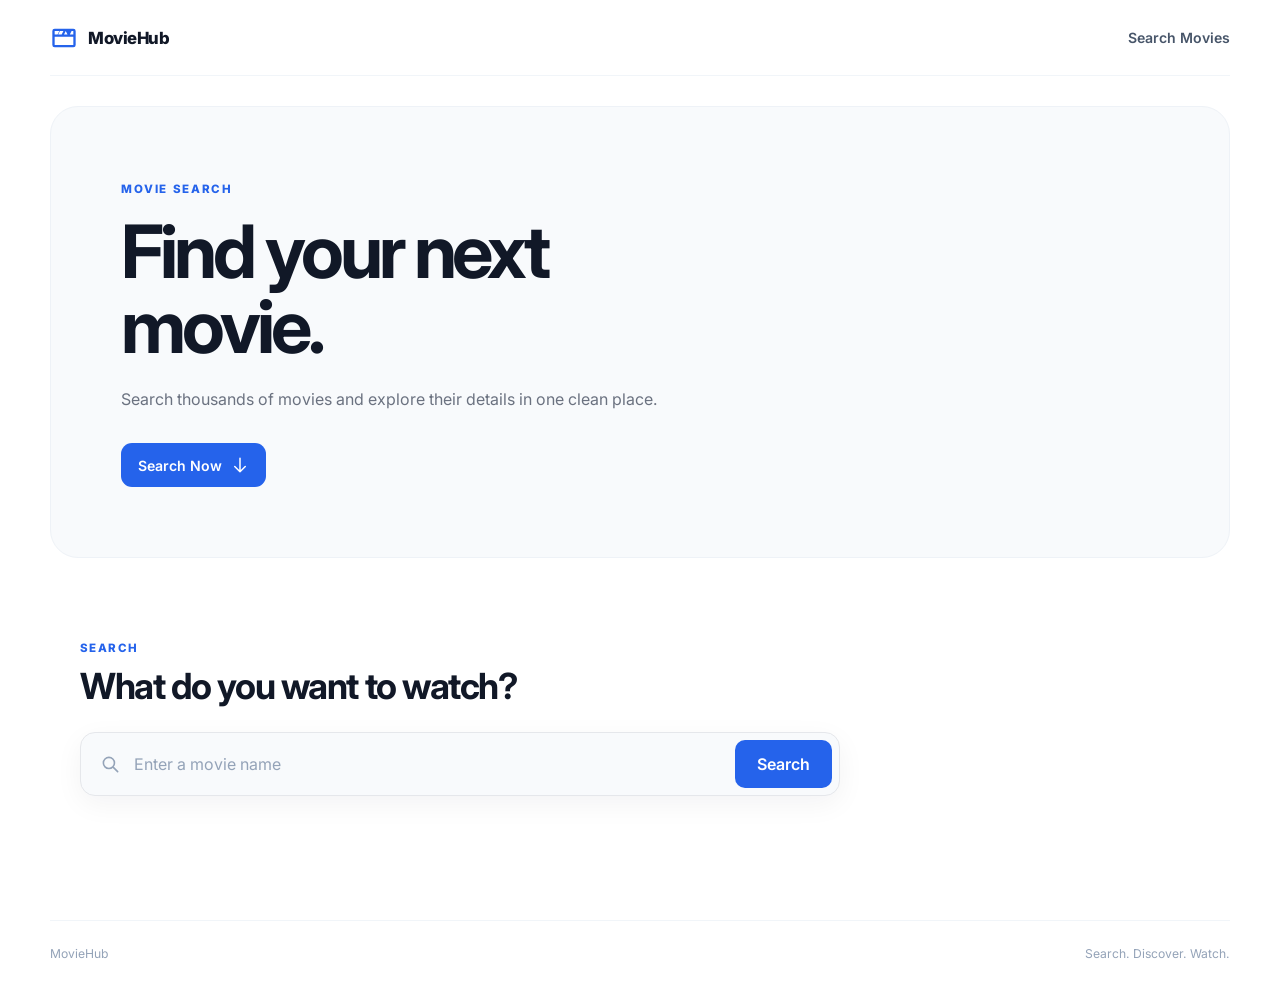
<file: index.html>
<!-- <!DOCTYPE html>
<html lang="en">
<head>
    <meta charset="UTF-8">
    <meta name="viewport" content="width=device-width, initial-scale=1.0">
    <title>MovieHub</title>
</head>
<body>
    <h1>MovieHub</h1>

    <form action="" id="form">
        <input type="text" id="input" placeholder="Enter a movie name">
        <button>show movies</button>
    </form>

    <div id="movieList">
       
    </div>

    <script src="script.js"></script>
</body>
</html> -->

<!DOCTYPE html>
<html lang="en">
<head>
    <meta charset="UTF-8">
    <meta name="viewport" content="width=device-width, initial-scale=1.0">

    <title>MovieHub</title>

    <link rel="stylesheet" href="style.css">
</head>

<body class="home-page">

    <!-- ================= HEADER ================= -->

    <header class="site-header">

        <a href="index.html" class="brand" aria-label="MovieHub home">

            <svg
                class="brand-icon"
                fill="currentColor"
                viewBox="0 0 24 24"
                aria-hidden="true"
            >
                <path d="M4 4h16a2 2 0 012 2v12a2 2 0 01-2 2H4a2 2 0 01-2-2V6a2 2 0 012-2zm0 2v3h2.5l1.5-3H4zm4.5 0l-1.5 3h3l1.5-3H8.5zm5 0l-1.5 3h3l-1.5-3h-3zm5 0l-1.5 3H20V6h-1.5zM4 11v7h16v-7H4z"/>
            </svg>

            <span>MovieHub</span>

        </a>


        <a href="#form" class="header-search-link">
            Search Movies
        </a>

    </header>


    <!-- ================= MAIN ================= -->

    <main>

        <!-- ================= HERO ================= -->

        <section class="hero">

            <div class="hero-content">

                <span class="eyebrow">
                    MOVIE SEARCH
                </span>

                <h1>
                    Find your next movie.
                </h1>

                <p>
                    Search thousands of movies and explore their details
                    in one clean place.
                </p>

                <a href="#form" class="hero-cta">

                    Search Now

                    <svg
                        fill="none"
                        stroke="currentColor"
                        stroke-width="2"
                        viewBox="0 0 24 24"
                        aria-hidden="true"
                    >
                        <path
                            stroke-linecap="round"
                            stroke-linejoin="round"
                            d="M19 14l-7 7m0 0l-7-7m7 7V3"
                        />
                    </svg>

                </a>

            </div>

        </section>


        <!-- ================= SEARCH SECTION ================= -->

        <section class="search-section" aria-label="Movie search">

            <div class="section-heading">

                <span>
                    Search
                </span>

                <h2>
                    What do you want to watch?
                </h2>

            </div>


            <!-- IMPORTANT:
                 id="form" SAME hai
                 JS ko touch nahi kiya
            -->

            <form action="" id="form">

                <div class="search-input-wrap">

                    <svg
                        fill="none"
                        stroke="currentColor"
                        stroke-width="2"
                        viewBox="0 0 24 24"
                        aria-hidden="true"
                    >
                        <path
                            stroke-linecap="round"
                            stroke-linejoin="round"
                            d="M21 21l-6-6m2-5a7 7 0 11-14 0 7 7 0 0114 0z"
                        />
                    </svg>

                    <!-- IMPORTANT:
                         id="input" SAME hai
                    -->

                    <input
                        type="text"
                        id="input"
                        placeholder="Enter a movie name"
                        autocomplete="off"
                    >

                </div>


                <button type="submit">
                    Search
                </button>

            </form>


            <!-- IMPORTANT:
                 id="movieList" SAME hai
                 JS isi ke andar movie cards banayega
            -->

            <div id="movieList"></div>

        </section>

    </main>


    <!-- ================= FOOTER ================= -->

    <footer class="site-footer">

        <span>
            MovieHub
        </span>

        <span>
            Search. Discover. Watch.
        </span>

    </footer>


    <!-- ================= EXISTING JS ================= -->

    <script src="script.js"></script>

</body>
</html>
</file>
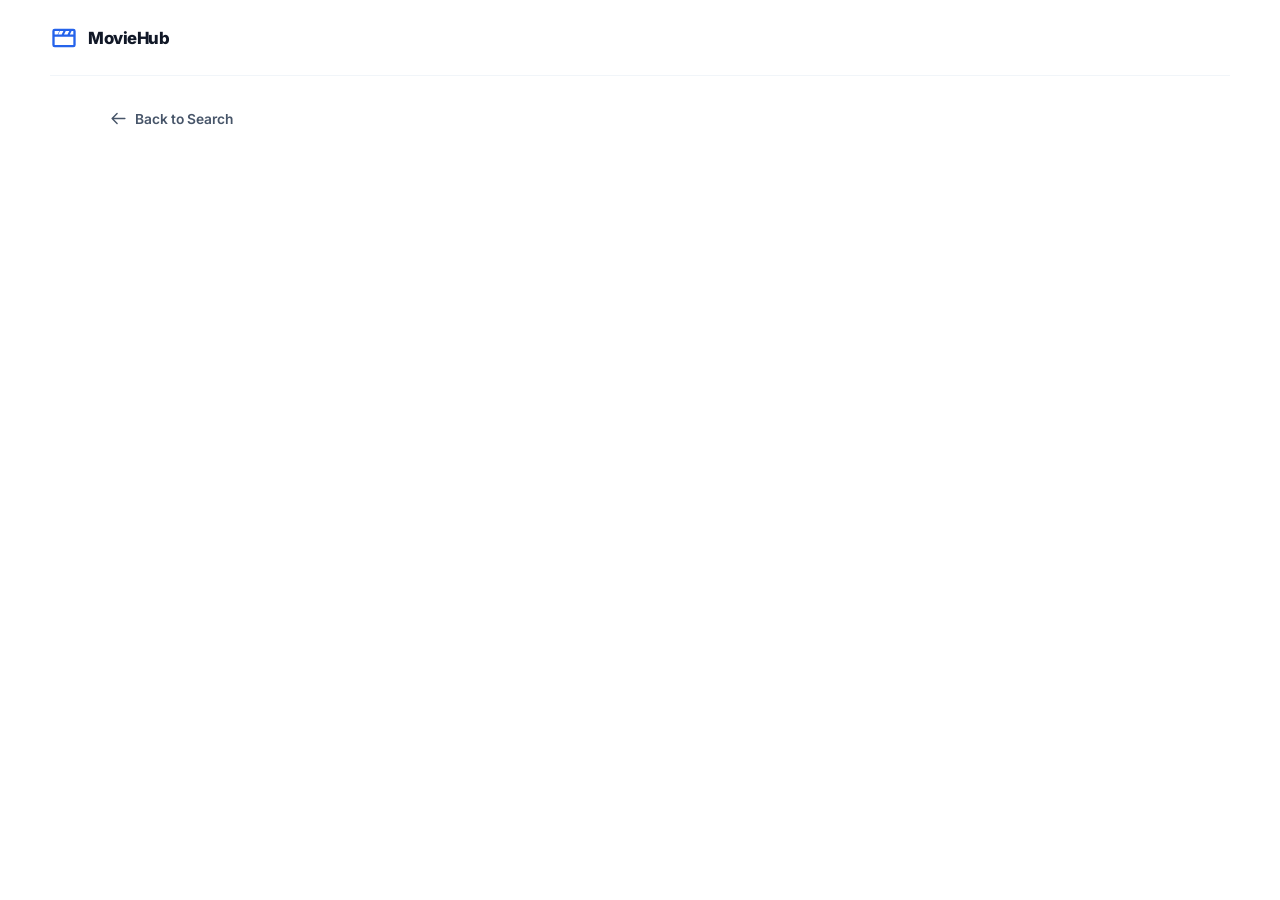
<file: movieDetails.html>
<!DOCTYPE html>
<html lang="en">
<head>
    <meta charset="UTF-8">
    <meta name="viewport" content="width=device-width, initial-scale=1.0">
    <title>Movie Details</title>
</head>
<!-- <body>
    <h1>Movie Detail</h1>

    <div id="movieDetail">
     
    </div>
    <script src="movieDetails.js"></script>
</body>
</html> -->


<!DOCTYPE html>
<html lang="en">
<head>

    <meta charset="UTF-8">

    <meta
        name="viewport"
        content="width=device-width, initial-scale=1.0"
    >

    <title>Movie Details</title>

    <link rel="stylesheet" href="style.css">

</head>


<body class="details-page">


    <!-- ================= HEADER ================= -->

    <header class="site-header">

        <a
            href="index.html"
            class="brand"
            aria-label="MovieHub home"
        >

            <svg
                class="brand-icon"
                fill="currentColor"
                viewBox="0 0 24 24"
                aria-hidden="true"
            >

                <path d="M4 4h16a2 2 0 012 2v12a2 2 0 01-2 2H4a2 2 0 01-2-2V6a2 2 0 012-2zm0 2v3h2.5l1.5-3H4zm4.5 0l-1.5 3h3l1.5-3H8.5zm5 0l-1.5 3h3l1.5-3h-3zm5 0l-1.5 3H20V6h-1.5zM4 11v7h16v-7H4z"/>

            </svg>

            <span>
                MovieHub
            </span>

        </a>

    </header>


    <!-- ================= MAIN ================= -->

    <main>

        <div class="details-shell">


            <!-- BACK BUTTON -->

            <a
                href="index.html"
                class="back-link"
            >

                <svg
                    fill="none"
                    stroke="currentColor"
                    stroke-width="2"
                    viewBox="0 0 24 24"
                    aria-hidden="true"
                >

                    <path
                        stroke-linecap="round"
                        stroke-linejoin="round"
                        d="M10 19l-7-7m0 0l7-7m-7 7h18"
                    />

                </svg>

                Back to Search

            </a>


            <!-- IMPORTANT:
                 id="movieDetail" SAME hai.
                 movieDetails.js isi ke andar
                 movie information insert karega.
            -->

            <div id="movieDetail"></div>

        </div>

    </main>


    <!-- ================= EXISTING JS ================= -->

    <script src="movieDetails.js"></script>

</body>
</html>
</file>
<file: style.css>
/* =========================================================
   MOVIEHUB
   MAIN UI STYLES
   ========================================================= */


/* =========================================================
   1. GLOBAL
   ========================================================= */

@import url('https://fonts.googleapis.com/css2?family=Inter:wght@400;500;600;700;800&display=swap');


:root {

    --blue: #2563eb;

    --blue-dark: #1d4ed8;

    --blue-soft: #eff6ff;

    --text: #111827;

    --muted: #6b7280;

    --border: #e5e7eb;

}


* {
    box-sizing: border-box;
}


html {
    scroll-behavior: smooth;
}


body {

    margin: 0;

    min-height: 100vh;

    color: var(--text);

    background: #ffffff;

    font-family:
        "Inter",
        system-ui,
        -apple-system,
        BlinkMacSystemFont,
        "Segoe UI",
        sans-serif;

}


a {

    color: inherit;

    text-decoration: none;

}


button,
input {

    font: inherit;

}


/* =========================================================
   2. HEADER
   ========================================================= */

.site-header {

    width: min(1180px, calc(100% - 40px));

    height: 76px;

    margin: auto;

    display: flex;

    align-items: center;

    justify-content: space-between;

    border-bottom: 1px solid #f1f5f9;

}


.brand {

    display: inline-flex;

    align-items: center;

    gap: 10px;

    color: var(--text);

    font-size: 1.05rem;

    font-weight: 800;

    letter-spacing: -0.025em;

}


.brand-icon {

    width: 28px;

    height: 28px;

    color: var(--blue);

}


.header-search-link {

    color: #475569;

    font-size: 0.88rem;

    font-weight: 600;

}


.header-search-link:hover {

    color: var(--blue);

}


/* =========================================================
   3. HERO
   ========================================================= */

.hero {

    width: min(1180px, calc(100% - 40px));

    min-height: 420px;

    margin: 30px auto 0;

    display: flex;

    align-items: center;

    border-radius: 28px;

    background: #f8fafc;

    border: 1px solid #eef2f7;

}


.hero-content {

    max-width: 680px;

    padding: 70px;

}


.eyebrow {

    display: inline-block;

    margin-bottom: 18px;

    color: var(--blue);

    font-size: 0.72rem;

    font-weight: 800;

    letter-spacing: 0.14em;

}


.hero h1 {

    margin: 0;

    font-size: clamp(2.5rem, 6vw, 4.6rem);

    line-height: 1.02;

    letter-spacing: -0.055em;

}


.hero p {

    max-width: 570px;

    margin: 22px 0 30px;

    color: var(--muted);

    font-size: 1rem;

    line-height: 1.7;

}


.hero-cta {

    display: inline-flex;

    align-items: center;

    gap: 9px;

    padding: 13px 17px;

    border-radius: 11px;

    background: var(--blue);

    color: #fff;

    font-size: 0.88rem;

    font-weight: 600;

    transition: background 160ms ease;

}


.hero-cta:hover {

    background: var(--blue-dark);

}


.hero-cta svg {

    width: 18px;

    height: 18px;

}


/* =========================================================
   4. SEARCH SECTION
   ========================================================= */

.search-section {

    width: min(1120px, calc(100% - 40px));

    margin: 78px auto 90px;

}


.section-heading {

    margin-bottom: 24px;

}


.section-heading span {

    color: var(--blue);

    font-size: 0.72rem;

    font-weight: 800;

    letter-spacing: 0.12em;

    text-transform: uppercase;

}


.section-heading h2 {

    margin: 8px 0 0;

    font-size: clamp(1.65rem, 4vw, 2.25rem);

    letter-spacing: -0.04em;

}


/* =========================================================
   5. SEARCH FORM
   ========================================================= */

#form {

    width: min(760px, 100%);

    display: flex;

    gap: 10px;

    padding: 7px;

    border: 1px solid var(--border);

    border-radius: 15px;

    background: #f8fafc;

    box-shadow:
        0 8px 28px rgba(15, 23, 42, 0.05);

}


.search-input-wrap {

    min-width: 0;

    flex: 1;

    display: flex;

    align-items: center;

}


.search-input-wrap svg {

    width: 19px;

    height: 19px;

    flex: 0 0 auto;

    margin-left: 13px;

    color: #94a3b8;

}


#input {

    width: 100%;

    height: 48px;

    min-width: 0;

    padding: 0 14px;

    border: 0;

    outline: 0;

    background: transparent;

    color: var(--text);

}


#input::placeholder {

    color: #94a3b8;

}


#input:focus {

    outline:
        2px solid rgba(37, 99, 235, 0.12);

    border-radius: 9px;

}


#form button {

    min-height: 48px;

    padding: 0 22px;

    border: 0;

    border-radius: 10px;

    background: var(--blue);

    color: #fff;

    font-weight: 600;

    cursor: pointer;

    transition:
        background 160ms ease;

}


#form button:hover {

    background: var(--blue-dark);

}


/* =========================================================
   6. MOVIE GRID
   ========================================================= */

#movieList {

    margin-top: 34px;

    display: grid;

    grid-template-columns:
        repeat(4, minmax(0, 1fr));

    gap: 22px;

}


/* =========================================================
   7. MOVIE CARD
   ========================================================= */

.movieCard {

    overflow: hidden;

    min-width: 0;

    border: 1px solid var(--border);

    border-radius: 17px;

    background: #fff;

    cursor: pointer;

    box-shadow:
        0 6px 22px rgba(15, 23, 42, 0.05);

    transition:
        transform 180ms ease,
        box-shadow 180ms ease,
        border-color 180ms ease;

}


.movieCard:hover {

    transform: translateY(-3px);

    border-color: #bfdbfe;

    box-shadow:
        0 12px 30px rgba(15, 23, 42, 0.09);

}


.movieCard > div:first-child {

    aspect-ratio: 2 / 3;

    overflow: hidden;

    background: #f1f5f9;

}


.movieCard img {

    display: block;

    width: 100%;

    height: 100%;

    object-fit: cover;

}


.movieCard > div:nth-child(2) {

    padding: 15px 15px 5px;

}


.movieCard > div:nth-child(3) {

    padding: 0 15px 16px;

}


.movieCard p {

    margin: 0;

}


.movieCard > div:nth-child(2) p {

    overflow: hidden;

    color: var(--text);

    font-size: 0.91rem;

    font-weight: 700;

    line-height: 1.45;

    display: -webkit-box;

    -webkit-line-clamp: 2;

    -webkit-box-orient: vertical;

}


.movieCard > div:nth-child(3) p {

    color: var(--muted);

    font-size: 0.82rem;

}


/* =========================================================
   8. SEARCH / ERROR MESSAGE
   ========================================================= */

#movieList > p {

    grid-column: 1 / -1;

    margin: 0;

    padding: 46px 20px;

    border: 1px solid var(--border);

    border-radius: 16px;

    color: var(--muted);

    text-align: center;

}


/* =========================================================
   9. FOOTER
   ========================================================= */

.site-footer {

    width: min(1180px, calc(100% - 40px));

    margin: 0 auto;

    padding: 25px 0;

    display: flex;

    justify-content: space-between;

    border-top: 1px solid #f1f5f9;

    color: #94a3b8;

    font-size: 0.76rem;

}


/* =========================================================
   10. DETAILS PAGE
   ========================================================= */

.details-shell {

    width: min(1060px, calc(100% - 40px));

    margin: 34px auto 80px;

}


.back-link {

    display: inline-flex;

    align-items: center;

    gap: 8px;

    margin-bottom: 32px;

    color: #475569;

    font-size: 0.86rem;

    font-weight: 600;

}


.back-link:hover {

    color: var(--blue);

}


.back-link svg {

    width: 17px;

    height: 17px;

}


/* =========================================================
   11. MOVIE DETAILS CONTENT
   ========================================================= */

#movieDetail {

    display: grid;

    grid-template-columns:
        310px minmax(0, 1fr);

    gap: 48px;

    align-items: start;

}


#movieDetail > div:first-child {

    overflow: hidden;

    border: 1px solid var(--border);

    border-radius: 20px;

    background: #f1f5f9;

    box-shadow:
        0 12px 35px rgba(15, 23, 42, 0.08);

}


#movieDetail > div:first-child img {

    display: block;

    width: 100%;

    aspect-ratio: 2 / 3;

    object-fit: cover;

}


/* Movie title */

#movieDetail > div:nth-child(2) > p:first-child {

    margin: 0 0 16px;

    font-size: clamp(2rem, 4vw, 3rem);

    line-height: 1.05;

    font-weight: 800;

    letter-spacing: -0.045em;

}


/* Year / Rated / Runtime / Genre / Rating */

#movieDetail > div:nth-child(2) > div:first-of-type {

    display: flex;

    flex-wrap: wrap;

    gap: 8px;

    margin-bottom: 30px;

}


#movieDetail > div:nth-child(2) > div:first-of-type p {

    margin: 0;

    padding: 7px 11px;

    border: 1px solid #dbeafe;

    border-radius: 999px;

    background: var(--blue-soft);

    color: #1d4ed8;

    font-size: 0.8rem;

    font-weight: 600;

}


/* Plot heading */

#movieDetail > div:nth-child(2) > p:nth-of-type(2) {

    margin: 0 0 10px;

    color: var(--text);

    font-size: 1rem;

    font-weight: 700;

}


/* Plot */

#movieDetail > div:nth-child(2) > p:nth-of-type(3) {

    margin: 0 0 28px;

    color: #4b5563;

    font-size: 0.94rem;

    line-height: 1.8;

}


/* Details blocks */

#movieDetail > div:nth-child(2) > div:not(:first-of-type) {

    display: grid;

    gap: 12px;

    margin-top: 12px;

}


#movieDetail section {

    padding: 14px 15px;

    border: 1px solid var(--border);

    border-radius: 13px;

    background: #fff;

}


#movieDetail section p {

    margin: 0;

}


#movieDetail section p:first-child {

    margin-bottom: 5px;

    color: var(--muted);

    font-size: 0.72rem;

    font-weight: 700;

    text-transform: uppercase;

    letter-spacing: 0.06em;

}


#movieDetail section p:last-child {

    color: var(--text);

    font-size: 0.9rem;

    line-height: 1.5;

}


/* IMDb button */

#movieDetail > div:nth-child(2) > button {

    margin-top: 25px;

    padding: 12px 18px;

    border: 0;

    border-radius: 10px;

    background: var(--blue);

    cursor: pointer;

    transition:
        background 160ms ease;

}


#movieDetail > div:nth-child(2) > button:hover {

    background: var(--blue-dark);

}


#movieDetail > div:nth-child(2) > button a {

    color: #fff;

    font-size: 0.88rem;

    font-weight: 600;

}


/* =========================================================
   12. TABLET
   ========================================================= */

@media (max-width: 900px) {

    #movieList {

        grid-template-columns:
            repeat(3, minmax(0, 1fr));

    }


    #movieDetail {

        grid-template-columns:
            250px minmax(0, 1fr);

        gap: 30px;

    }

}


/* =========================================================
   13. MOBILE
   ========================================================= */

@media (max-width: 680px) {

    .site-header {

        width: min(100% - 28px, 1180px);

        height: 68px;

    }


    .header-search-link {

        display: none;

    }


    .hero {

        width: calc(100% - 28px);

        min-height: 390px;

        margin-top: 14px;

        border-radius: 22px;

    }


    .hero-content {

        padding: 40px 26px;

    }


    .search-section {

        width: calc(100% - 28px);

        margin-top: 55px;

    }


    #form {

        flex-direction: column;

    }


    #form button {

        width: 100%;

    }


    #movieList {

        grid-template-columns:
            repeat(2, minmax(0, 1fr));

        gap: 14px;

    }


    .movieCard {

        border-radius: 14px;

    }


    .movieCard > div:nth-child(2) {

        padding: 12px 12px 5px;

    }


    .movieCard > div:nth-child(3) {

        padding: 0 12px 13px;

    }


    .site-footer {

        width: calc(100% - 28px);

        gap: 12px;

        flex-direction: column;

    }


    .details-shell {

        width: calc(100% - 28px);

        margin-top: 25px;

    }


    #movieDetail {

        grid-template-columns: 1fr;

        gap: 28px;

    }


    #movieDetail > div:first-child {

        width: min(280px, 100%);

        margin: auto;

    }

}


/* =========================================================
   14. SMALL MOBILE
   ========================================================= */

@media (max-width: 390px) {

    #movieList {

        grid-template-columns: 1fr;

    }


    .hero h1 {

        font-size: 2.35rem;

    }

}
</file>
